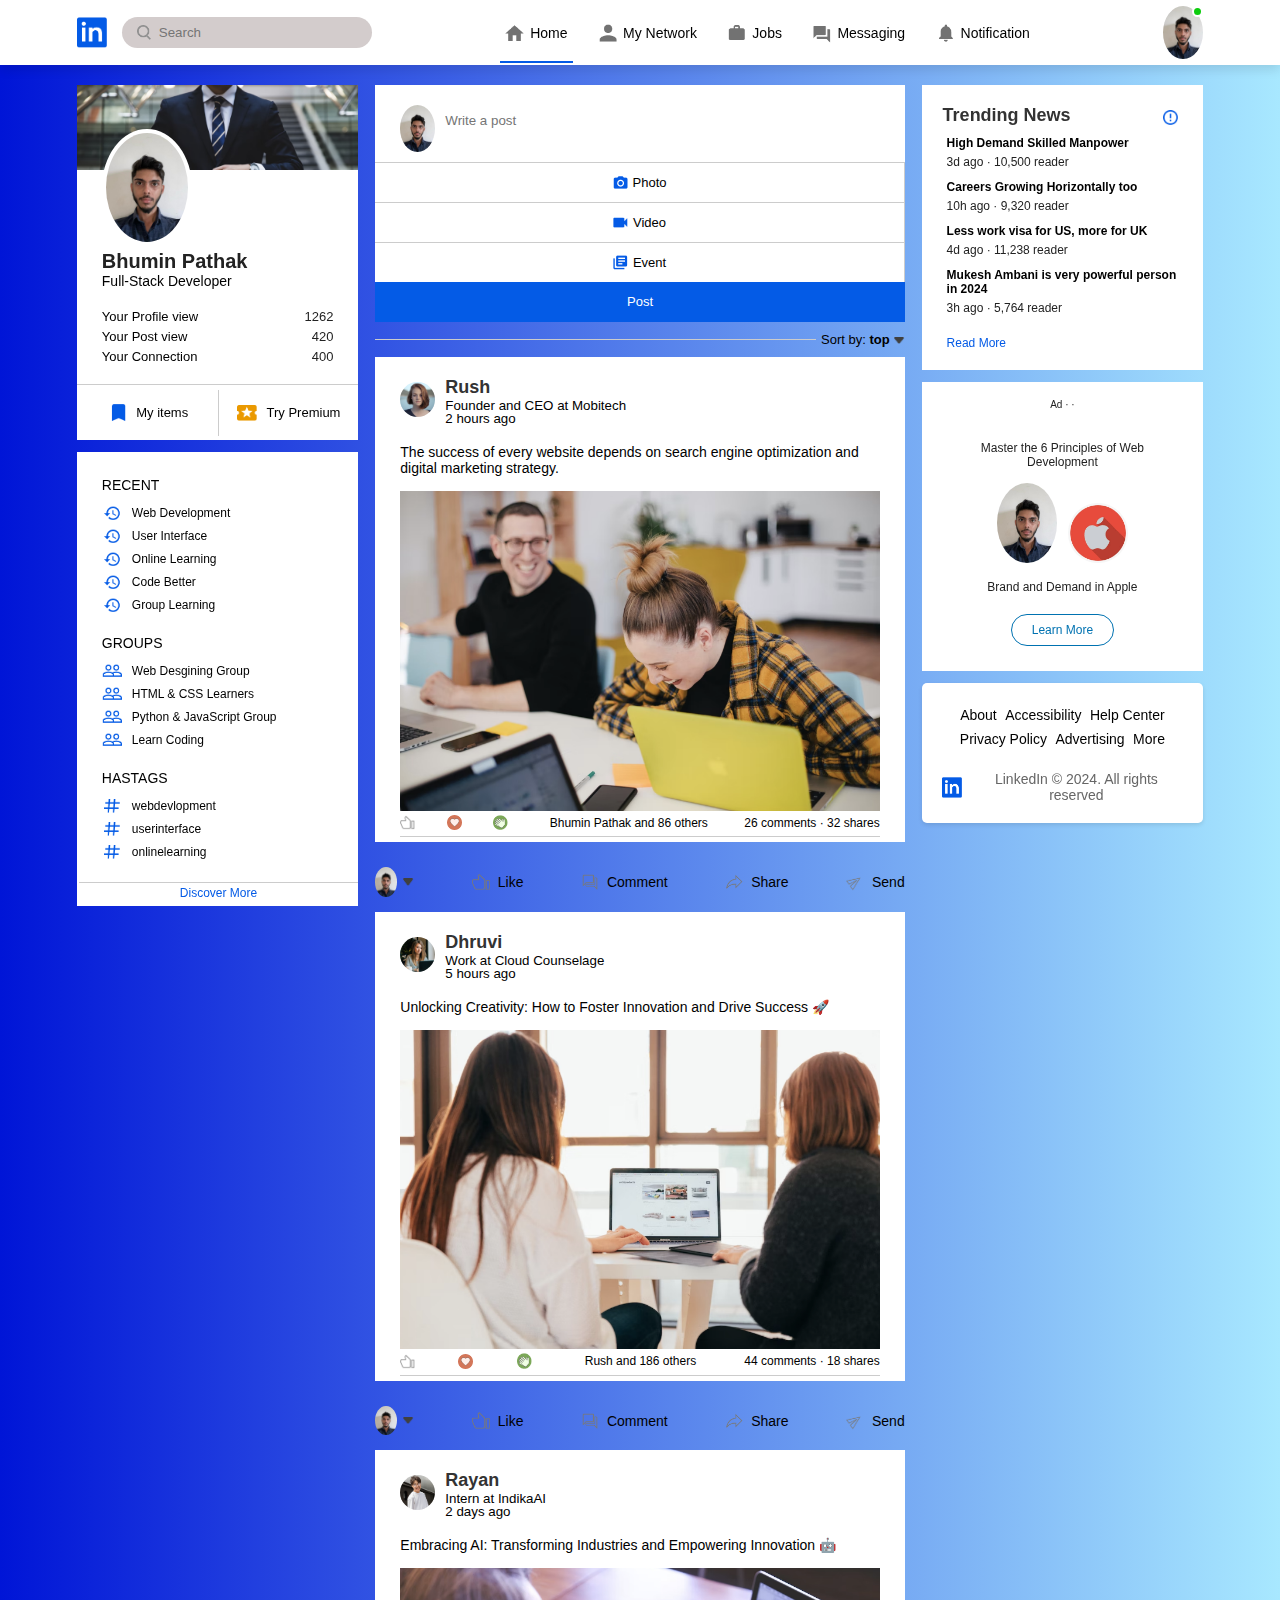
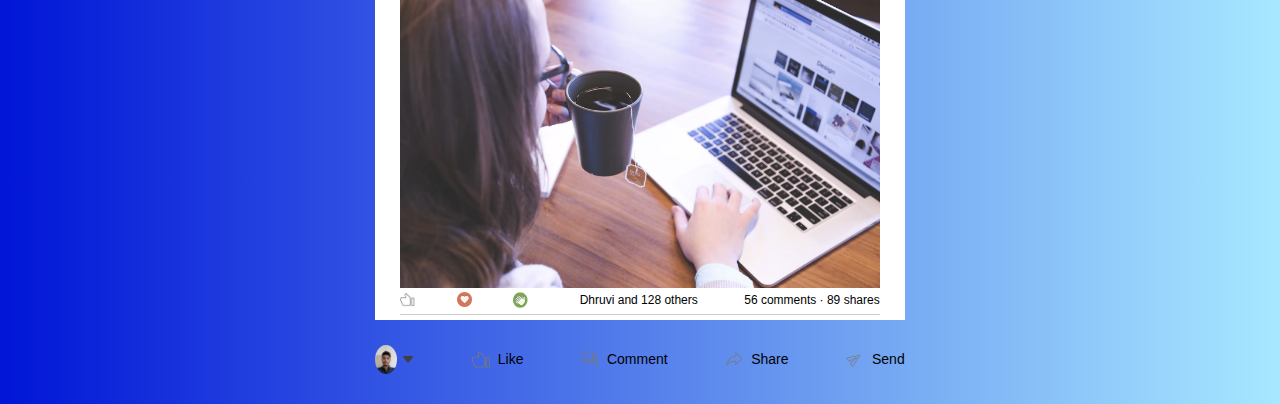
<file: index.html>
<!DOCTYPE html>
<html lang="en">

<head>
    <meta charset="UTF-8">
    <title>LinkedIn Web</title>
    <link rel="stylesheet" href="style.css">
</head>

<body>

    <nav class="navbar">
        <div class="navbar-left">
            <a href="index.html" class="logo"><img src="images\logo.png"></a>

            <div class="search-box">
                <img src="images\search.png">
                <input type="text" placeholder="Search">
            </div>

        </div>

        <div class="navbar-center">
            <ul>
                <li><a href="#" class="active-link"><img src="images\home.png"><span>Home</span> </a></li>
                <li><a href="#"><img src="images\network.png"><span>My Network</span> </a></li>
                <li><a href="#"><img src="images\jobs.png"><span>Jobs</span> </a></li>
                <li><a href="#"><img src="images\message.png"><span>Messaging</span> </a></li>
                <li><a href="#"><img src="images\notification.png"><span>Notification</span> </a></li>

            </ul>
        </div>
        <div class="navbar-right">
            <div class="online">
                <img src="images\user-1.png" class="nav-profile-image" onclick="toggleMenu()">
            </div>
        </div>


        <div class="profile-menu-wrap" id="profileMenu">
            <div class="profile-menu">
                <div class="user-info">
                    <img src="images\user-1.png">
                    <div>
                        <h3>Bhumin Pathak</h3>
                        <a href="profile.html">See your profile</a>
                    </div>
                </div>
                <hr>
                <a href="#" class="profile-menu-link">
                    <img src="images\feedback.png">
                    <p>Give Feedback</p>
                    <span>></span>
                </a>
                <a href="#" class="profile-menu-link">
                    <img src="images\setting.png">
                    <p>Settings & Privacy</p>
                    <span>></span>
                </a>
                <a href="#" class="profile-menu-link">
                    <img src="images\help.png">
                    <p>Help & Support</p>
                    <span>></span>
                </a>
                <a href="#" class="profile-menu-link">
                    <img src="images\display.png">
                    <p>Display & Accessibility</p>
                    <span>></span>
                </a>
                <a href="logout.php" class="profile-menu-link">
                    <img src="images\logout.png">
                    <p>Logout</p>
                    <span>></span>
                </a>
            </div>

        </div>



    </nav>

    <div class="container">

        <div class="left-sidebar">
            <div class="sidebar-profile-box">
                <img src="images\cover-pic.png" width="100%">
                <div class="sidebar-profile-info">
                    <img src="images\user-1.png">
                    <h1>Bhumin Pathak</h1>
                    <h3>Full-Stack Developer</h3>
                    <ul>
                        <li>Your Profile view<span> 1262</span></li>
                        <li>Your Post view<span> 420</span></li>
                        <li>Your Connection<span> 400</span></li>
                    </ul>
                </div>
                <div class="sidebar-profile-link">
                    <a href="#"><img src="images\items.png"> My items</a>
                    <a href="#"><img src="images\premium.png"> Try Premium</a>
                </div>
            </div>
            <div class="sidebar-activity">
                <h3>RECENT</h3>
                <a href="#"><img src="images\recent.png"> Web Development </a>
                <a href="#"><img src="images\recent.png"> User Interface </a>
                <a href="#"><img src="images\recent.png"> Online Learning </a>
                <a href="#"><img src="images\recent.png"> Code Better </a>
                <a href="#"><img src="images\recent.png"> Group Learning </a>
                <h3>GROUPS</h3>
                <a href="#"><img src="images\group.png"> Web Desgining Group </a>
                <a href="#"><img src="images\group.png"> HTML & CSS Learners </a>
                <a href="#"><img src="images\group.png"> Python & JavaScript Group </a>
                <a href="#"><img src="images\group.png"> Learn Coding </a>
                <h3>HASTAGS</h3>
                <a href="#"><img src="images\hashtag.png"> webdevlopment </a>
                <a href="#"><img src="images\hashtag.png"> userinterface </a>
                <a href="#"><img src="images\hashtag.png"> onlinelearning </a>
                <div class="discover-more-link">
                    <a href="#"> Discover More</a>
                </div>
            </div>
        </div>

        <div class="main-content">
            <div class="create-post">
                <div class="create-post-input">
                    <img src="images\user-1.png">
                    <textarea rows="2" placeholder="Write a post"></textarea>
                </div>
                <div class="create-post-links">
                    <ul>
                        <li><img src="images\photo.png">Photo</li>
                        <li><img src="images\video.png">Video</li>
                        <li><img src="images\event.png">Event</li>
                        <li>Post</li>
                    </ul>
                </div>
            </div>
            <div class="sort-by">
                <hr>
                <p> Sort by: <span>top<img src="images\down-arrow.png"></span></p>
            </div>
            <div class="post">
                <div class="post-author">
                    <img src="images/user-3.png">
                    <div>
                        <h1>Rush</h1>
                        <small>Founder and CEO at Mobitech</small>
                        <small>2 hours ago</small>
                    </div>
                </div>
                <p>
                    The success of every website depends on search engine optimization and digital marketing strategy.
                </p>
                <img src="images/post-image-1.png" alt="Post Image" style="width: 100%;">
                <div class="post-stats">
                    <img src="images/thumbsup.png" alt="Thumbs Up">
                    <img src="images/love.png" alt="Love">
                    <img src="images/clap.png" alt="Clap">
                    <span class="liked-users">Bhumin Pathak and 86 others</span>
                    <div>
                        <span>26 comments &middot; 32 shares</span>
                    </div>                
                </div>
            </div>
            <div class="post-activity">
                <div>
                    <img src="images/user-1.png" alt="User Icon" class="post-activity-user-icon">
                    <img src="images/down-arrow.png" alt="Down Arrow Icon" class="post-activity-arrow-icon">
                </div>
                <div class="post-activity-link">
                    <img src="images/like.png" alt="Like Icon">
                    <span>Like</span>
                </div>
                <div class="post-activity-link">
                    <img src="images/comment.png" alt="Comment Icon">
                    <span>Comment</span>
                </div>
                <div class="post-activity-link">
                    <img src="images/share.png" alt="Share Icon">
                    <span>Share</span>
                </div>
                <div class="post-activity-link">
                    <img src="images/send.png" alt="Send Icon">
                    <span>Send</span>
                </div>
            </div>

            <div class="post">
                <div class="post-author">
                    <img src="images\user-4.png">
                    <div>
                        <h1>Dhruvi</h1>
                        <small>Work at Cloud Counselage</small>
                        <small>5 hours ago</small>
                    </div>
                </div>
                <p>
                    Unlocking Creativity: How to Foster Innovation and Drive Success 🚀
                </p>
                <img src="images\post-image-2.png" alt="Post Image" style="width: 100%;">
                <div class="post-stats">
                    <img src="images/thumbsup.png" alt="Thumbs Up">
                    <img src="images/love.png" alt="Love">
                    <img src="images/clap.png" alt="Clap">
                    <span class="liked-users">Rush and 186 others</span>
                    <div>
                        <span>44 comments &middot; 18 shares</span>
                    </div>
                </div>
            </div>
            <div class="post-activity">
                <div>
                    <img src="images/user-1.png" alt="User Icon" class="post-activity-user-icon">
                    <img src="images/down-arrow.png" alt="Down Arrow Icon" class="post-activity-arrow-icon">
                </div>
                <div class="post-activity-link">
                    <img src="images/like.png" alt="Like Icon">
                    <span>Like</span>
                </div>
                <div class="post-activity-link">
                    <img src="images/comment.png" alt="Comment Icon">
                    <span>Comment</span>
                </div>
                <div class="post-activity-link">
                    <img src="images/share.png" alt="Share Icon">
                    <span>Share</span>
                </div>
                <div class="post-activity-link">
                    <img src="images/send.png" alt="Send Icon">
                    <span>Send</span>
                </div>
            </div>

            <div class="post">
                <div class="post-author">
                    <img src="images\user-5.png">
                    <div>
                        <h1>Rayan</h1>
                        <small>Intern at IndikaAI</small>
                        <small>2 days ago</small>
                    </div>
                </div>
                <p>
                    Embracing AI: Transforming Industries and Empowering Innovation 🤖
                </p>
                <img src="images\post-image-4.png" alt="Post Image" style="width: 100%;">
                <div class="post-stats">
                    <img src="images/thumbsup.png" alt="Thumbs Up">
                    <img src="images/love.png" alt="Love">
                    <img src="images/clap.png" alt="Clap">
                    <span class="liked-users">Dhruvi and 128 others</span>
                    <div>
                        <span>56 comments &middot; 89 shares</span>
                    </div>
                </div>
            </div>
            <div class="post-activity">
                <div>
                    <img src="images/user-1.png" alt="User Icon" class="post-activity-user-icon">
                    <img src="images/down-arrow.png" alt="Down Arrow Icon" class="post-activity-arrow-icon">
                </div>
                <div class="post-activity-link">
                    <img src="images/like.png" alt="Like Icon">
                    <span>Like</span>
                </div>
                <div class="post-activity-link">
                    <img src="images/comment.png" alt="Comment Icon">
                    <span>Comment</span>
                </div>
                <div class="post-activity-link">
                    <img src="images/share.png" alt="Share Icon">
                    <span>Share</span>
                </div>
                <div class="post-activity-link">
                    <img src="images/send.png" alt="Send Icon">
                    <span>Send</span>
                </div>
            </div>

        </div>

        <div class="right-sidebar">
            <div class="sidebar-news">
                <img src="images\more.png" class="info-icon">
                <h3>Trending News</h3>
                <a href="#"> High Demand Skilled Manpower</a>
                <span>3d ago &middot; 10,500 reader</span>
                <a href="#"> Careers Growing Horizontally too</a>
                <span>10h ago &middot; 9,320 reader</span>
                <a href="#"> Less work visa for US, more for UK</a>
                <span>4d ago &middot; 11,238 reader</span>
                <a href="#"> Mukesh Ambani is very powerful person in 2024</a>
                <span>3h ago &middot; 5,764 reader</span>
                <a href="#" class="read-more-link">Read More</a>
            </div>
            <div class="sidebar-ad">
                <small>Ad &middot; &middot;</small>
                <p>Master the 6 Principles of Web Development </p>
                <div>
                    <img src="images\user-1.png">
                    <img src="images/mi-logo.png">
                </div>
                <b>Brand and Demand in Apple</b>
                <a href="#" class="ad-link">Learn More</a>
            </div>
            <div class="sidebar-useful-links">
                <a href="#">About</a>
                <a href="#">Accessibility</a>
                <a href="#">Help Center</a>
                <a href="#">Privacy Policy</a>
                <a href="#">Advertising</a>
                <a href="#">More</a>
                <div class="copyright-msg">
                    <img src="images\logo.png">
                    <p>LinkedIn &#169; 2024. All rights reserved</p>
                </div>
            </div>
        </div>

    </div>

    <script>

        let profileMenu = document.getElementById("profileMenu");
        function toggleMenu() {
            profileMenu.classList.toggle("open-menu")
        }
    </script>

</body>

</html>
</file>
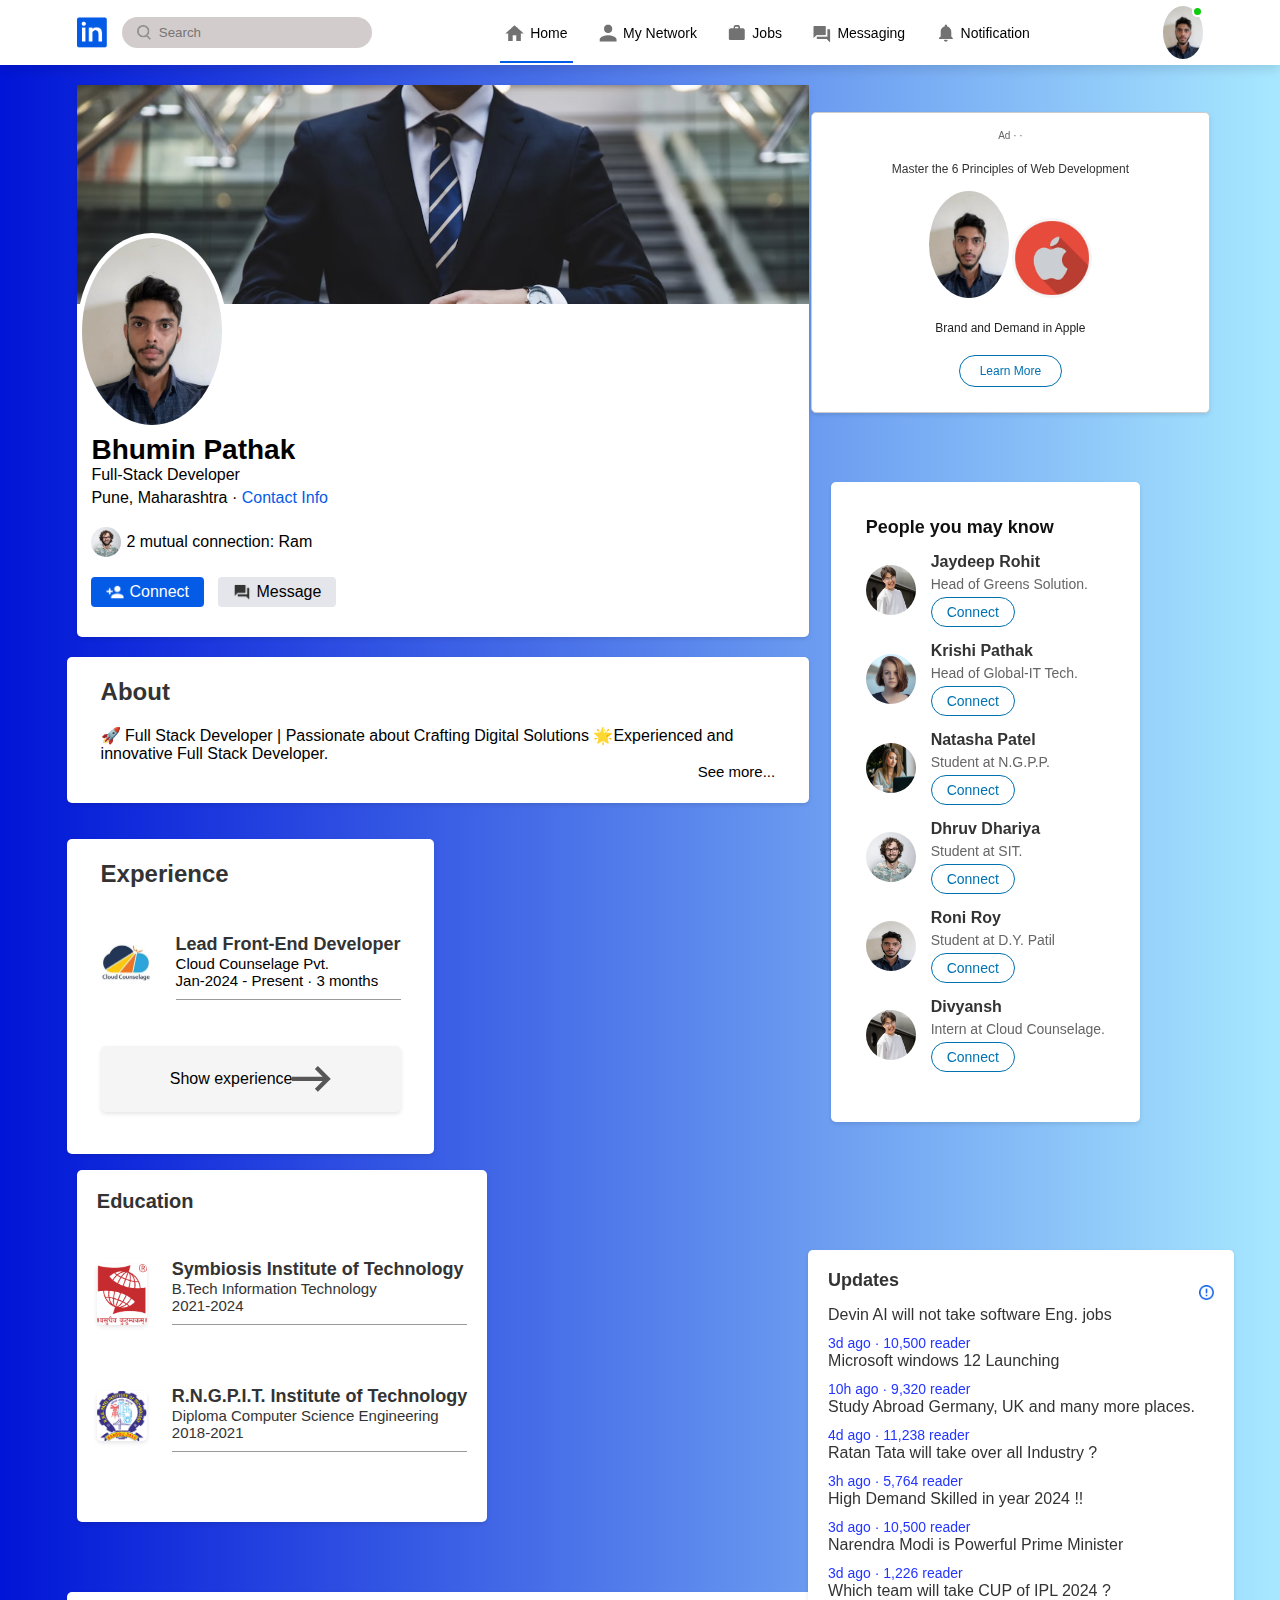
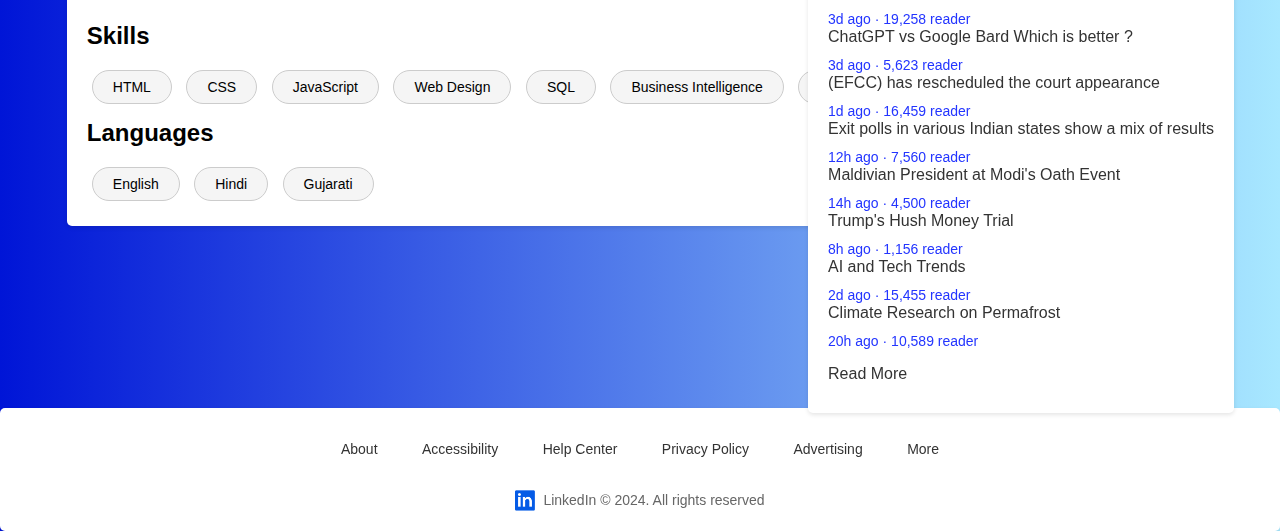
<file: profile.html>
<!DOCTYPE html>
<html lang="en">

<head>
    <meta charset="UTF-8">
    <title>LinkedIn Web</title>
    <link rel="stylesheet" href="style.css">
</head>

<body>

    <nav class="navbar">
        <div class="navbar-left">
            <a href="index.html" class="logo"><img src="images/logo.png"></a>

            <div class="search-box">
                <img src="images/search.png">
                <input type="text" placeholder="Search">
            </div>

        </div>

        <div class="navbar-center">
            <ul>
                <li><a href="index.html" class="active-link"><img src="images/home.png"><span>Home</span> </a></li>
                <li><a href="#"><img src="images/network.png"><span>My Network</span> </a></li>
                <li><a href="#"><img src="images/jobs.png"><span>Jobs</span> </a></li>
                <li><a href="#"><img src="images/message.png"><span>Messaging</span> </a></li>
                <li><a href="#"><img src="images/notification.png"><span>Notification</span> </a></li>
            </ul>
        </div>

        <div class="navbar-right">
            <div class="online">
                <img src="images/user-1.png" class="nav-profile-image" onclick="toggleMenu()">
            </div>
        </div>

        <div class="profile-menu-wrap" id="profileMenu">
            <div class="profile-menu">
                <div class="user-info">
                    <img src="images/user-1.png">
                    <div>
                        <h3>Bhumin Pathak</h3>
                        <a href="profile.html">See your profile</a>
                    </div>
                </div>
                <hr>
                <a href="#" class="profile-menu-link">
                    <img src="images/feedback.png">
                    <p>Give Feedback</p>
                    <span>></span>
                </a>
                <a href="#" class="profile-menu-link">
                    <img src="images/setting.png">
                    <p>Settings & Privacy</p>
                    <span>></span>
                </a>
                <a href="#" class="profile-menu-link">
                    <img src="images/help.png">
                    <p>Help & Support</p>
                    <span>></span>
                </a>
                <a href="#" class="profile-menu-link">
                    <img src="images/display.png">
                    <p>Display & Accessibility</p>
                    <span>></span>
                </a>
                <a href="logout.php" class="profile-menu-link">
                    <img src="images/logout.png">
                    <p>Logout</p>
                    <span>></span>
                </a>
            </div>
        </div>

    </nav>

    <div class="container">
        <div class="profile-main">
            <div class="profile-container">
                <img src="images/cover-pic.png" width="100%">
                <div class="profile-container-inner">
                    <img src="images/user-1.png" class="profile-pic">
                    <h1>Bhumin Pathak</h1>
                    <b>Full-Stack Developer</b>
                    <p>Pune, Maharashtra &middot; <a href="#">Contact Info</a></p>

                    <div class="mutual-connection">
                        <img src="images/user-2.png">
                        <span>2 mutual connection: Ram</span>
                    </div>

                    <div class="profile-btn">
                        <a href="#" class="primary-btn"><img src="images/connect.png">Connect</a>
                        <a href="#"><img src="images/chat.png">Message</a>
                    </div>
                </div>
            </div>
        </div>

        <div class="profile-description">
            <h2>About</h2>
            <p>🚀 Full Stack Developer | Passionate about Crafting Digital Solutions 🌟Experienced and innovative
                Full Stack Developer.</p>
            <a href="#" class="see-more-link">See more...</a>
        </div>

        <div class="profile-description">
            <h2>Experience</h2>
            <div class="profile-desc-row">
                <img src="images/microsoft.png">
                <div>
                    <h3>Lead Front-End Developer</h3>
                    <b>Cloud Counselage Pvt.</b>
                    <b>Jan-2024 - Present &middot; 3 months</b>
                    <hr>
                </div>
            </div>
            <a href="#" class="experience-link">Show experience<img src="images/right-arrow.png"></a>
        </div>
        <div class="profile-description-edu">
            <h2>Education</h2>
            <div class="profile-desc-row">
                <img src="images/stanford.png">
                <div>
                    <h3>Symbiosis Institute of Technology</h3>
                    <b>B.Tech Information Technology</b>
                    <b>2021-2024</b>
                    <hr>
                </div>
            </div>
            <div class="profile-desc-row">
                <img src="images/north.png">
                <div>
                    <h3>R.N.G.P.I.T. Institute of Technology</h3>
                    <b>Diploma Computer Science Engineering</b>
                    <b>2018-2021</b>
                    <hr>
                </div>
            </div>
        </div>

        <div class="profile-description-skl" class="profile-description-lan">
            <h2>Skills</h2>
            <a href="#" class="skills-btn">HTML</a>
            <a href="#" class="skills-btn">CSS</a>
            <a href="#" class="skills-btn">JavaScript</a>
            <a href="#" class="skills-btn">Web Design</a>
            <a href="#" class="skills-btn">SQL</a>
            <a href="#" class="skills-btn">Business Intelligence</a>
            <a href="#" class="skills-btn">Leadership</a>
        
            <h2>Languages</h2>
            <a href="#" class="language-btn">English</a>
            <a href="#" class="language-btn">Hindi</a>
            <a href="#" class="language-btn">Gujarati</a>
        </div>

    </div>

    <div class="right-sidebar">
        <div class="sidebar-add">
            <small>Ad &middot; &middot;</small>
            <p>Master the 6 Principles of Web Development </p>
            <div>
                <img src="images/user-1.png">
                <img src="images/mi-logo.png">
            </div>
            <b>Brand and Demand in Apple</b>
            <a href="#" class="add-link">Learn More</a>
        </div>

        <div class="sidebar-people">
            <h3>People you may know</h3>
            <div class="sidebar-people-row">
                <img src="images/user-5.png">
                <div>
                    <h3>Jaydeep Rohit</h3>
                    <p>Head of Greens Solution.</p>
                    <a href="#">Connect</a>
                </div>
            </div>
            <div class="sidebar-people-row">
                <img src="images/user-3.png">
                <div>
                    <h3>Krishi Pathak</h3>
                    <p>Head of Global-IT Tech.</p>
                    <a href="#">Connect</a>
                </div>
            </div>

            <div class="sidebar-people-row">
                <img src="images/user-4.png">
                <div>
                    <h3>Natasha Patel</h3>
                    <p>Student at N.G.P.P.</p>
                    <a href="#">Connect</a>
                </div>
            </div>

            <div class="sidebar-people-row">
                <img src="images/user-2.png">
                <div>
                    <h3>Dhruv Dhariya</h3>
                    <p>Student at SIT.</p>
                    <a href="#">Connect</a>
                </div>
            </div>
            <div class="sidebar-people-row">
                <img src="images/user-1.png">
                <div>
                    <h3>Roni Roy</h3>
                    <p>Student at D.Y. Patil</p>
                    <a href="#">Connect</a>
                </div>
            </div>

            <div class="sidebar-people-row">
                <img src="images/user-5.png">
                <div>
                    <h3>Divyansh</h3>
                    <p>Intern at Cloud Counselage.</p>
                    <a href="#">Connect</a>
                </div>
            </div>
        </div>
    </div>

    <div class="profile-footer">
        <div class="sidebar-useful-linksA">
            <a href="#">About</a>
            <a href="#">Accessibility</a>
            <a href="#">Help Center</a>
            <a href="#">Privacy Policy</a>
            <a href="#">Advertising</a>
            <a href="#">More</a>
            <div class="copyright-msg">
                <img src="images/logo.png">
                <p>LinkedIn &#169; 2024. All rights reserved</p>
            </div>
        </div>

        <div class="sidebar-updates">
            <img src="images/more.png" class="info-icon">
            <h3>Updates</h3>
            <a href="#">Devin AI will not take software Eng. jobs</a>
            <span>3d ago &middot; 10,500 reader</span>
            <a href="#">Microsoft windows 12 Launching</a>
            <span>10h ago &middot; 9,320 reader</span>
            <a href="#">Study Abroad Germany, UK and many more places.</a>
            <span>4d ago &middot; 11,238 reader</span>
            <a href="#">Ratan Tata will take over all Industry ?</a>
            <span>3h ago &middot; 5,764 reader</span>
            <a href="#">High Demand Skilled in year 2024 !!</a>
            <span>3d ago &middot; 10,500 reader</span>
            <a href="#">Narendra Modi is Powerful Prime Minister</a>
            <span>3d ago &middot; 1,226 reader</span>
            <a href="#">Which team will take CUP of IPL 2024 ?</a>
            <span>3d ago &middot; 19,258 reader</span>
            <a href="#">ChatGPT vs Google Bard Which is better ?</a>
            <span>3d ago &middot; 5,623 reader</span>
            <a href="#">(EFCC) has rescheduled the court appearance</a>
            <span>1d ago &middot; 16,459 reader</span>
            <a href="#">Exit polls in various Indian states show a mix of results</a>
            <span>12h ago &middot; 7,560 reader</span>
            <a href="#">Maldivian President at Modi's Oath Event</a>
            <span>14h ago &middot; 4,500 reader</span>
            <a href="#">Trump's Hush Money Trial</a>
            <span>8h ago &middot; 1,156 reader</span>
            <a href="#">AI and Tech Trends​</a>
            <span>2d ago &middot; 15,455 reader</span>
            <a href="#">Climate Research on Permafrost</a>
            <span>20h ago &middot; 10,589 reader</span>
            <a href="#" class="read-more-link">Read More</a>
        </div>
    </div>

    <script>
        let profileMenu = document.getElementById("profileMenu");
        function toggleMenu() {
            profileMenu.classList.toggle("open-menu");
        }
    </script>

</body>

</html>
</file>
<file: style.css>
* {
    margin: 0;
    padding: 0;
    font-family: 'Poppins', sans-serif;
    box-sizing: border-box;
}

body {
    background: linear-gradient(90deg, rgb(0, 21, 215) 0%, rgb(168, 232, 255) 100%);
    color: aliceblue;
}

a {
    text-decoration: none;
    color: rgb(0, 0, 0);
}

.navbar {
    display: flex;
    align-items: center;
    justify-content: space-between;
    background: #fff;
    padding: 6px 6%;
    position: sticky;
    top: 0;
    z-index: 100;
    box-shadow: 0 5px 10px rgba(0, 0, 0, 0.1);
}

.logo img {
    width: 30px;
    margin-right: 15px;
    display: block;
}

.navbar-center ul li {
    display: inline-block;
    list-style: none;
}

.navbar-center ul li a {
    display: flex;
    align-items: center;
    font-size: 14px;
    margin: 5px 8px;
    padding-right: 5px;
    position: relative;
}

.navbar-center ul li a img {
    width: 30px;
}

.navbar-center ul li a::after {
    content: '';
    width: 0;
    height: 2px;
    background: #045be6;
    position: absolute;
    bottom: -15px;
    transition: width 0.2s;
}

.navbar-center ul li a:hover::after,
.navbar-center ul li a.active-link::after {
    width: 100%;
}

.nav-profile-image {
    width: 40px;
    border-radius: 50%;
    display: block;
    cursor: pointer;
    position: relative;
}

.online {
    position: relative;
}

.online::after {
    content: '';
    width: 7px;
    height: 7px;
    border: 2px solid #fff;
    border-radius: 50%;
    right: 0px;
    top: 0px;
    background: rgb(13, 204, 13);
    position: absolute;
}

.search-box {
    background: rgb(211, 204, 204);
    width: 250px;
    border-radius: 20px;
    display: flex;
    align-items: center;
    padding: 0 15px;
}

.navbar-left {
    display: flex;
    align-items: center;
}

.search-box img {
    width: 14px;
}

.search-box input {
    width: 100%;
    background: transparent;
    padding: 8px;
    outline: none;
    border: 0;
}

.container {
    padding: 20px 6%;
    display: flex;
    flex-wrap: wrap;
    justify-content: space-between;
}

.left-sidebar {
    flex-basis: 25%;
    align-self: flex-start;
    position: sticky;
    top: 73px;
}

.sidebar-profile-box {
    background: #fff;
    flex-basis: 25%;
    align-self: flex-start;
}

.sidebar-profile-info {
    padding: 0 25px;
}

.sidebar-profile-info img {
    width: 90px;
    border-radius: 50%;
    background: #fff;
    padding: 4px;
    margin-top: -45px;
}

.sidebar-profile-info h1 {
    font-size: 20px;
    font-weight: 600;
    color: #222;
}

.sidebar-profile-info h3 {
    font-size: 14px;
    font-weight: 500;
    color: black;
}

.sidebar-profile-info ul {
    list-style: none;
    margin: 20px 0;
    color: #000000;
}

.sidebar-profile-info ul li {
    width: 100%;
    font-size: 13px;
    margin: 5px 0;
    color: #000000;
}

.sidebar-profile-info ul li span {
    float: right;
    color: #222;
}

.sidebar-profile-link {
    display: flex;
    align-items: center;
    border-top: 1px solid #ccc;
    margin: 0%;
}

.sidebar-profile-link a {
    flex-basis: 50%;
    display: flex;
    align-items: center;
    justify-content: center;
    padding: 15px 0;
    font-size: 13px;
    border-left: 1px solid #ccc;
}

.sidebar-profile-link a:first-child {
    border-left: 0;
}

.sidebar-profile-link a img {
    width: 20px;
    margin-right: 10px;
}

.sidebar-activity {
    background-color: #fff;
    padding: 5px 25px;
    margin: 12px 0;
}

.sidebar-activity h3 {
    color: #000000;
    font-size: 14px;
    font-weight: 500;
    margin: 20px 0 10px;
}

.sidebar-activity a {
    display: flex;
    align-items: center;
    font-size: 12px;
    font-weight: 500;
    color: #000000;
    margin: 3px 0;
}

.sidebar-activity a img {
    width: 20px;
    margin-right: 10px;
}

.discover-more-link {
    border-top: 1px solid #ccc;
    text-align: center;
    margin-top: 20px;
    margin-left: -10%;
    margin-right: -25px;
}

.discover-more-link a {
    color: #045be6;
    display: inline-block;
    margin: 0px;
}

.right-sidebar {
    flex-basis: 25%;
    align-self: flex-start;
    position: sticky;
    top: 73px;
}

.sidebar-news {
    background: #fff;
    padding: 10px 25px;
}

.info-icon {
    width: 15px;
    float: right;
    margin-top: 15px;
}

.sidebar-news h3 {
    font-size: 18px;
    font-weight: 600;
    color: #333;
    margin: 10px -4px;
}

.sidebar-news a {
    display: block;
    font-size: 12px;
    font-weight: 600;
    margin-top: 10px;
    margin-bottom: 2px;
}

.sidebar-news span {
    font-size: 12px;
    color: #222;
}

.sidebar-news .read-more-link {
    color: #045be6;
    font-weight: 500;
    margin: 20px 0 10px;
}

.sidebar-ad {
    background: #fff;
    padding: 15px 25px;
    text-align: center;
    margin: 12px 0;
    font-size: 12px;
}

.sidebar-ad img {
    width: 60px;
    border-radius: 50%;
    margin: 4px;
}

.sidebar-ad small {
    color: #222;
    float: none;
    font-weight: 500;
}

.sidebar-ad p {
    color: #222;
    margin-top: 30px;
    margin-bottom: 10px;
}

.sidebar-ad b {
    display: block;
    font-weight: 500;
    margin-top: 10px;
    color: #222;
}


.ad-link {
    display: inline-block;
    border: 1px solid #0072b1;
    border-radius: 30px;
    padding: 8px 20px;
    color: #0072b1;
    font-weight: 500;
    margin: 20px auto 10px;
    text-decoration: none;
    transition: background-color 0.3s ease;
}

.ad-link:hover {
    background-color: #0072b1;
    color: #fff;
}


.sidebar-useful-links {
    background-color: #fff;
    padding: 20px;
    border-radius: 5px;
    box-shadow: 0 2px 4px rgba(0, 0, 0, 0.1);
    text-align: center;
}

.sidebar-useful-links a {
    display: inline-block;
    font-size: 14px;
    margin: 4px 2px;
}



.copyright-msg {
    display: flex;
    align-items: center;
    justify-content: center;
    margin-top: 20px;
    font-size: 14px;
    color: #666;
}


.copyright-msg img {
    width: 20px;
    margin-right: 8px;
}

.main-content {
    flex-basis: 47%;
}

.create-post {
    background: #fff;
}

.create-post-input {
    padding: 20px 25px 10px;
    display: flex;


}

.create-post-input img {
    width: 35px;
    border-radius: 50%;
    margin-right: 10px;

}

.create-post-input textarea {
    width: 100%;
    border: 0;
    outline: 0;
    resize: none;
    background: transparent;
    margin-top: 8px;

}

::placeholder {
    font-weight: 500;
}

.create-post-links {

    flex-direction: row;

}

.create-post-links li {
    list-style: none;
    border-top: 1px solid #ccc;
    border-right: 1px solid #ccc;
    flex-basis: 25%;
    height: 40px;
    font-size: 13px;
    display: flex;
    align-items: center;
    justify-content: center;
    cursor: pointer;
    color: #000000;
}

.create-post-links li img {
    width: 15px;
    margin-right: 5px;
}

.create-post-links li:last-child {
    background: #045be6;
    color: #fff;
    border-top: 0;
    border-right: 0;
}

.sort-by {
    display: flex;
    align-items: center;
    margin: 10px 0;
}

.sort-by hr {
    flex: 1;
    border: 0;
    height: 1px;
    background: #ccc;
}

.sort-by p {
    font-size: 13px;
    padding-left: 5px;
    color: #000000;
}

.sort-by p span {
    font-weight: 600;
    cursor: pointer;
}

.sort-by p span img {
    width: 12px;
    margin-left: 3px;
}

.post {
    background: #fff;
    padding: 20px 25px 5px;
    margin: 5px 0 15px;
}

.post-author {
    display: flex;
    align-items: flex-start;
    margin-bottom: 20px;
}

.post-author img {
    width: 35px;
    border-radius: 50%;
    margin-right: 10px;
    margin-top: 5px;
}

.post-author h1 {
    font-size: 18px;
    font-weight: 600;
    color: #333;
}

.post-author small {
    display: block;
    margin-bottom: -2px;
    color: #000000;
}

.post p {
    font-size: 14px;
    margin-bottom: 15px;
    color: #000000;
}

.post-stats {
    color: #000000;
    display: flex;
    flex-wrap: wrap;
    align-items: center;
    justify-content: space-between;
    font-size: 12px;
    border-bottom: 1px solid #ccc;
    padding-bottom: 6px;
}

.post-stats div {
    display: flex;
    align-items: center;
}

.post-stats img {
    width: 15px;
    margin-right: -5px;
}

.liked-users {
    margin-left: 10px;
    color: #000000;
}

.post-activity {
    display: flex;
    align-items: center;
    justify-content: space-between;
    padding: 10px 0;
    font-size: 14px;
    font-weight: 500;
    color: #000000;
}

.post-activity div {
    display: flex;
    align-items: center;
}

.post-activity-user-icon {
    width: 22px;
    border-radius: 50%;
}

.post-activity-arrow-icon {
    width: 12px;
    margin-left: 5px;
}

.post-activity-link img {
    width: 18px;
    margin-right: 8px;
}

.profile-menu-wrap {
    position: absolute;
    top: 100%;
    right: 5%;
    width: 320px;
    max-height: 0;
    overflow: hidden;
    transition: max-height 0.5s;
}

.profile-menu-wrap.open-menu {
    max-height: 400px;
}

.profile-menu {
    background: #222;
    color: #fff;
    padding: 20px;
    margin: 10px;
}

.user-info {
    display: flex;
    align-items: center;
}

.user-info img {
    width: 50px;
    border-radius: 50%;
    margin-right: 15px;
}

.user-info h3 {
    font-weight: 500;
    margin-bottom: 0;
}

.user-info a {
    color: #c9dbf8;
    font-size: 13px;
}

.profile-menu hr {
    border: 0;
    height: 1px;
    width: 100%;
    background: #fff;
    margin: 15px 0 10px;
}

.profile-menu-link {
    display: flex;
    align-items: center;
    color: #fff;
    margin: 12px 0;
    font-size: 14px;
}

.profile-menu-link p {
    width: 100%;
    margin: 0;
}

.profile-menu-link img {
    width: 35px;
    border-radius: 50%;
    margin-right: 15px;
}

/***ending of home page editing***/

.profile-main {
    flex-basis: 65%;
}

.profile-sidebar {
    flex-basis: 25%;
    align-self: flex-start;
    position: sticky;
    top: 73px;
}

.profile-container {
    background: #fff;
    padding: 0 0% 10px;
    border-radius: 5px;
    box-shadow: 0 2px 4px rgba(0, 0, 0, 0.1);
}

.profile-pic {
    width: 150px;
    border-radius: 50%;
    margin-top: -75px;
    padding: 5px 5px;
    background: #fff;
}

.profile-container h1 {
    font-size: 28px;
    font-weight: 600;
    color: #000000;
    padding-left: 2%;
}

.profile-container b {
    color: #000000;
    font-weight: 500;
    padding-left: 2%;
}

.profile-container p {
    color: #000000;
    margin-top: 5px;
    padding-left: 2%;
}

.profile-container p a {
    color: #045be6;
    font-weight: 500;

}

.mutual-connection {
    display: flex;
    align-items: center;
    margin: 20px 0;
    color: #000000;
    padding-left: 2%;
}

.mutual-connection img {
    width: 30px;
    border-radius: 50%;
    margin-right: 5px;
}

.profile-btn {
    margin: 20px 0;
    padding-left: 2%;
}

.profile-btn a {
    display: inline-flex;
    align-items: center;
    background: #e4e6eb;
    padding: 6px 15px;
    border-radius: 4px;
    margin-right: 10px;
}

.profile-btn a img {
    width: 18px;
    margin-right: 5px;
}

.profile-btn .primary-btn {
    background: #045be6;
    color: #fff;
}

.profile-description {

    background: #fff;
    color: #000000;
    margin: 20px 0 16px -10px;
    margin-right: 35%;
    padding: 1% 3% 2%;
    border-radius: 5px;
    box-shadow: 0 2px 4px rgba(0, 0, 0, 0.1);
    position: relative;
}




.profile-description h2 {
    color: #333;
    margin: 10px 0 20px;
    font-weight: 600;
}

.see-more-link {
    display: block;
    text-align: right;
    font-size: 15px;
}

.profile-desc-row {
    display: flex;
    align-items: flex-start;
    margin: 46px 0%;
}

.profile-desc-row img {
    width: 50px;
    margin-right: 25px;
    margin-top: 5px;
}

.profile-desc-row div {
    width: 100%;
}

.profile-desc-row h3 {
    font-size: 18px;
    font-weight: 600;
    color: #333;
}

.profile-desc-row b {
    display: block;
    font-weight: 500;
    font-size: 15px;
}

.profile-desc-row p {
    margin-top: 15px;
}

.profile-desc-row hr {
    border: 0;
    border-bottom: 1px solid #999;
    margin-top: 10px;
}

.experience-link {
    display: flex;
    align-items: center;
    justify-content: center;
    padding: 20px;
    background-color: #f5f5f5;
    border-radius: 5px;
    box-shadow: 0 2px 4px rgba(0, 0, 0, 0.1);
    margin-bottom: 20px;
    max-width: 600px;
    margin-left: auto;
    margin-right: auto;
}

.experience-link h2 {
    font-size: 20px;
    font-weight: 600;
    margin-bottom: 15px;
    color: #333;
}


.profile-description-edu {
    background-color: #fff;
    color: #333;
    padding: 20px;
    border-radius: 5px;
    box-shadow: 0 2px 4px rgba(0, 0, 0, 0.1);
    margin-bottom: 20px;
    max-width: 600px;
    margin-right: 89px;
}

.profile-description-edu h2 {
    font-size: 20px;
    font-weight: 600;
    margin-bottom: 15px;
    color: #333;
}

.profile-description-edu img {
    max-width: 100%;
    height: auto;
    margin-bottom: 15px;
    border-radius: 5px;
    box-shadow: 0 2px 4px rgba(0, 0, 0, 0.1);
}

.profile-description-skl {
    background: #fff;
    color: #000;
    margin: 50px 20px 36px -10px;
    padding: 20px;
    border-radius: 5px;
    box-shadow: 0 2px 4px rgba(0, 0, 0, 0.1);
}

.profile-description-skl h2 {
    margin-top: 10px;
    margin-bottom: 15px;
}



.skills-btn,
.language-btn {
    display: inline-block;
    margin: 5px;
    padding: 8px 20px;
    border: 1px solid #ccc;
    border-radius: 20px;
    font-size: 14px;
    font-weight: 500;
    background-color: #f5f5f5;
    transition: background-color 0.3s ease;
}

.skills-btn:hover,
.language-btn:hover {
    background: linear-gradient(90deg, rgb(214, 242, 0) 0%, rgb(255, 240, 165) 100%);
    cursor: pointer;
}

.sidebar-add {
    position: absolute;
    top: -20px;
    right: 70px;
    background: #fff;
    padding: 15px 80px;
    text-align: center;
    margin: -1750px 0;
    font-size: 12px;
    border: 1px solid #ccc;
    border-radius: 5px;
    box-shadow: 0 2px 4px rgba(0, 0, 0, 0.1);
}

.sidebar-add img {
    width: 80px;
    border-radius: 50%;
    margin-bottom: 10px;
}

.sidebar-add small {
    color: #666;
    font-weight: 500;
}

.sidebar-add p {
    color: #333;
    margin-top: 20px;
    margin-bottom: 15px;
}

.sidebar-add b {
    display: block;
    font-weight: 500;
    margin-top: 10px;
    color: #222;
}

.add-link {
    display: inline-block;
    border: 1px solid #0072b1;
    border-radius: 30px;
    padding: 8px 20px;
    color: #0072b1;
    font-weight: 500;
    margin: 20px auto 10px;
    text-decoration: none;
    transition: background-color 0.3s ease;
}

.add-link:hover {
    background-color: #0072b1;
    color: #fff;
}

.sidebar-people {
    background: #fff;
    padding: 35px;
    box-shadow: 0 2px 4px rgba(0, 0, 0, 0.1);
    position: absolute;
    top: -1400px;
    right: 140px;
    z-index: 1000;
    border-radius: 5px;
}

.sidebar-people h3 {
    font-size: 18px;
    margin-bottom: 15px;
    color: #101010;
}


.sidebar-people-row {
    margin-top: 15px;
    display: flex;
    align-items: center;
    margin-bottom: 15px;
}


.sidebar-people-row img {
    width: 50px;
    height: 50px;
    border-radius: 50%;
    margin-right: 15px;
}

.sidebar-people-row div {
    flex: 1;
}

.sidebar-people-row h3 {
    margin: 0;
    font-size: 16px;
    color: #333;
}

.sidebar-people-row p {
    margin: 5px 0;
    font-size: 14px;
    color: #666;
}

.sidebar-people-row a {
    display: inline-block;
    padding: 6px 15px;
    border: 1px solid #0072b1;
    border-radius: 20px;
    color: #0072b1;
    font-size: 14px;
    text-decoration: none;
    transition: background-color 0.3s ease;
}

.sidebar-people-row a:hover {
    background-color: #2974f4;
    color: #fff;
}


.sidebar-updates {
    background: #fff;
    padding: 20px;
    box-shadow: 0 2px 4px rgba(0, 0, 0, 0.1);
    position: absolute;
    top: 1250px;
    right: 46px;
    border-radius: 5px;

}

.sidebar-updates h3 {
    font-size: 18px;
    margin-bottom: 15px;
    color: #333;
}

.sidebar-updates a {
    display: block;
    margin-bottom: 10px;
    text-decoration: none;
    color: #333;
    transition: color 0.3s ease;
}

.sidebar-updates a:hover {
    color: #0000fc;
}

.sidebar-updates span {
    color: #2335ff;
    font-size: 14px;
}

.read-more-link {
    display: inline-block;
    margin-top: 15px;
    text-decoration: none;
    color: #0072b1;
    font-weight: 500;
    transition: color 0.3s ease;
}

.read-more-link:hover {
    color: #1000eb;
}

.sidebar-useful-linksA {
    background-color: #fff;
    padding: 20px;
    border-radius: 5px;
    box-shadow: 0 2px 4px rgba(0, 0, 0, 0.1);
    position: relative;
    top: 126px;
    text-align: center;

}

.sidebar-useful-linksA a {
    display: inline-block;
    margin: 5px;
    padding: 8px 15px;
    color: #333;
    text-decoration: none;
    font-size: 14px;
    font-weight: 500;
    border-radius: 20px;
    transition: background-color 0.3s ease;
}

.sidebar-useful-linksA a:hover {
    background-color: #96f1ff;
}
</file>
